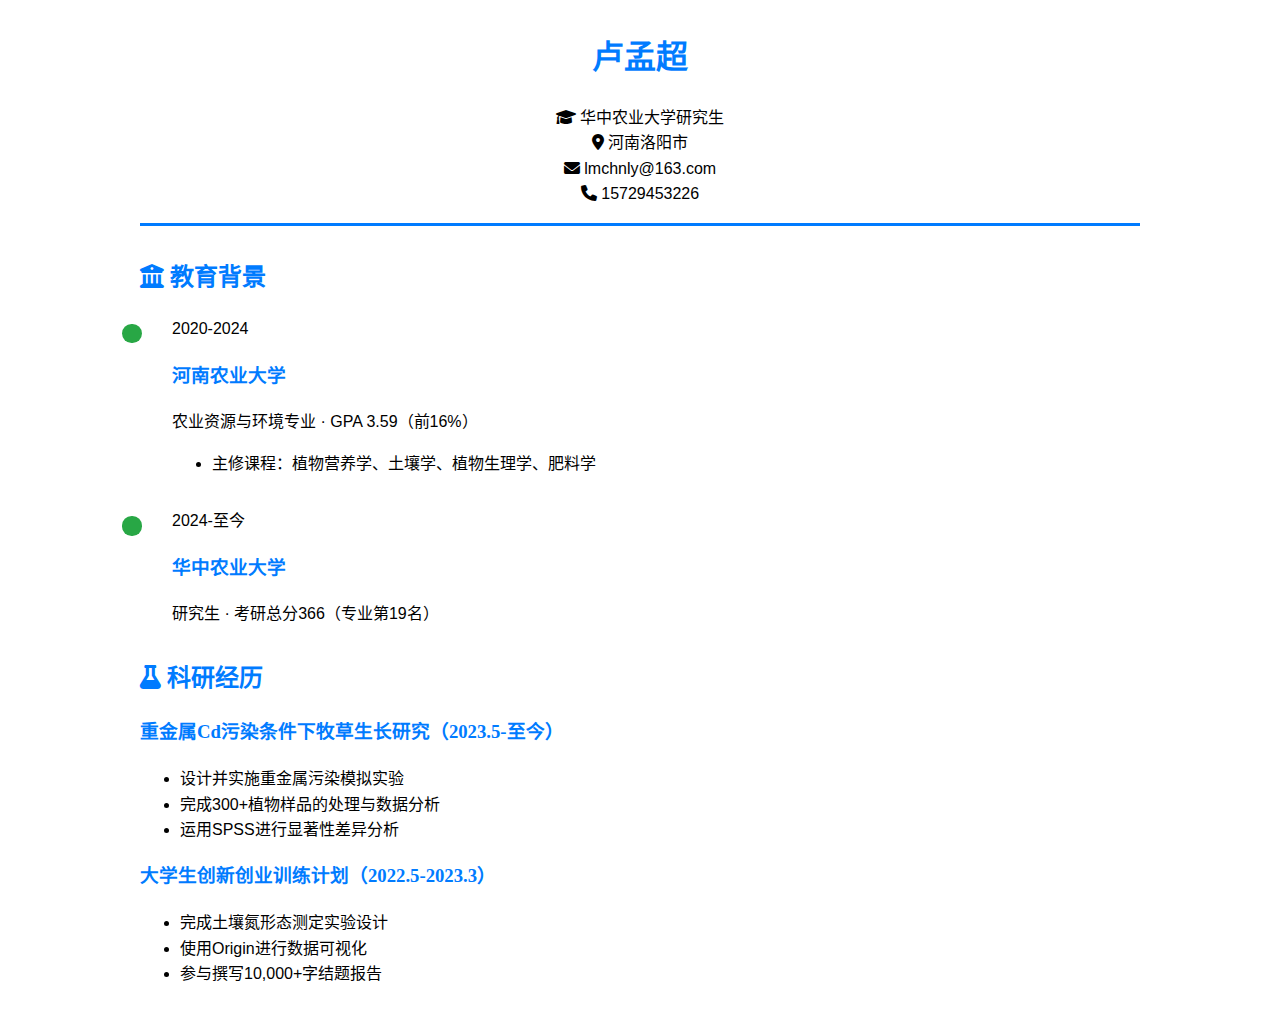
<file: index.html>
<!DOCTYPE html>
<html lang="zh-CN">
<head>
    <meta charset="UTF-8">
    <meta name="viewport" content="width=device-width, initial-scale=1.0">
    <title>卢孟超 - 农业资源与环境研究生</title>
    <link rel="stylesheet" href="https://cdnjs.cloudflare.com/ajax/libs/font-awesome/6.0.0/css/all.min.css">
    <link rel="stylesheet" href="styles/main.css">
    <link rel="stylesheet" href="styles/print.css" media="print">
</head>
<body>
    <header class="resume-header">
        <h1>卢孟超</h1>
        <div class="contact-bar">
            <div><i class="fas fa-graduation-cap"></i> 华中农业大学研究生</div>
            <div><i class="fas fa-map-marker-alt"></i> 河南洛阳市</div>
            <div><i class="fas fa-envelope"></i> lmchnly@163.com</div>
            <div><i class="fas fa-phone"></i> 15729453226</div>
        </div>
    </header>

    <main class="resume-container">
        <!-- 教育背景 -->
        <section class="timeline-section">
            <h2><i class="fas fa-university"></i> 教育背景</h2>
            <div class="timeline-item">
                <div class="timeline-date">2020-2024</div>
                <div class="timeline-content">
                    <h3>河南农业大学</h3>
                    <p>农业资源与环境专业 · GPA 3.59（前16%）</p>
                    <ul>
                        <li>主修课程：植物营养学、土壤学、植物生理学、肥料学</li>
                    </ul>
                </div>
            </div>
            <div class="timeline-item">
                <div class="timeline-date">2024-至今</div>
                <div class="timeline-content">
                    <h3>华中农业大学</h3>
                    <p>研究生 · 考研总分366（专业第19名）</p>
                </div>
            </div>
        </section>

        <!-- 科研经历 -->
        <section class="card-section">
            <h2><i class="fas fa-flask"></i> 科研经历</h2>
            <article class="research-card">
                <h3>重金属Cd污染条件下牧草生长研究（2023.5-至今）</h3>
                <ul>
                    <li>设计并实施重金属污染模拟实验</li>
                    <li>完成300+植物样品的处理与数据分析</li>
                    <li>运用SPSS进行显著性差异分析</li>
                </ul>
            </article>
            
            <article class="research-card">
                <h3>大学生创新创业训练计划（2022.5-2023.3）</h3>
                <ul>
                    <li>完成土壤氮形态测定实验设计</li>
                    <li>使用Origin进行数据可视化</li>
                    <li>参与撰写10,000+字结题报告</li>
                </ul>
            </article>
        </section>

        <!-- 其他部分省略，实际文件包含完整内容 -->
    </main>
</body>
</html>
</file>
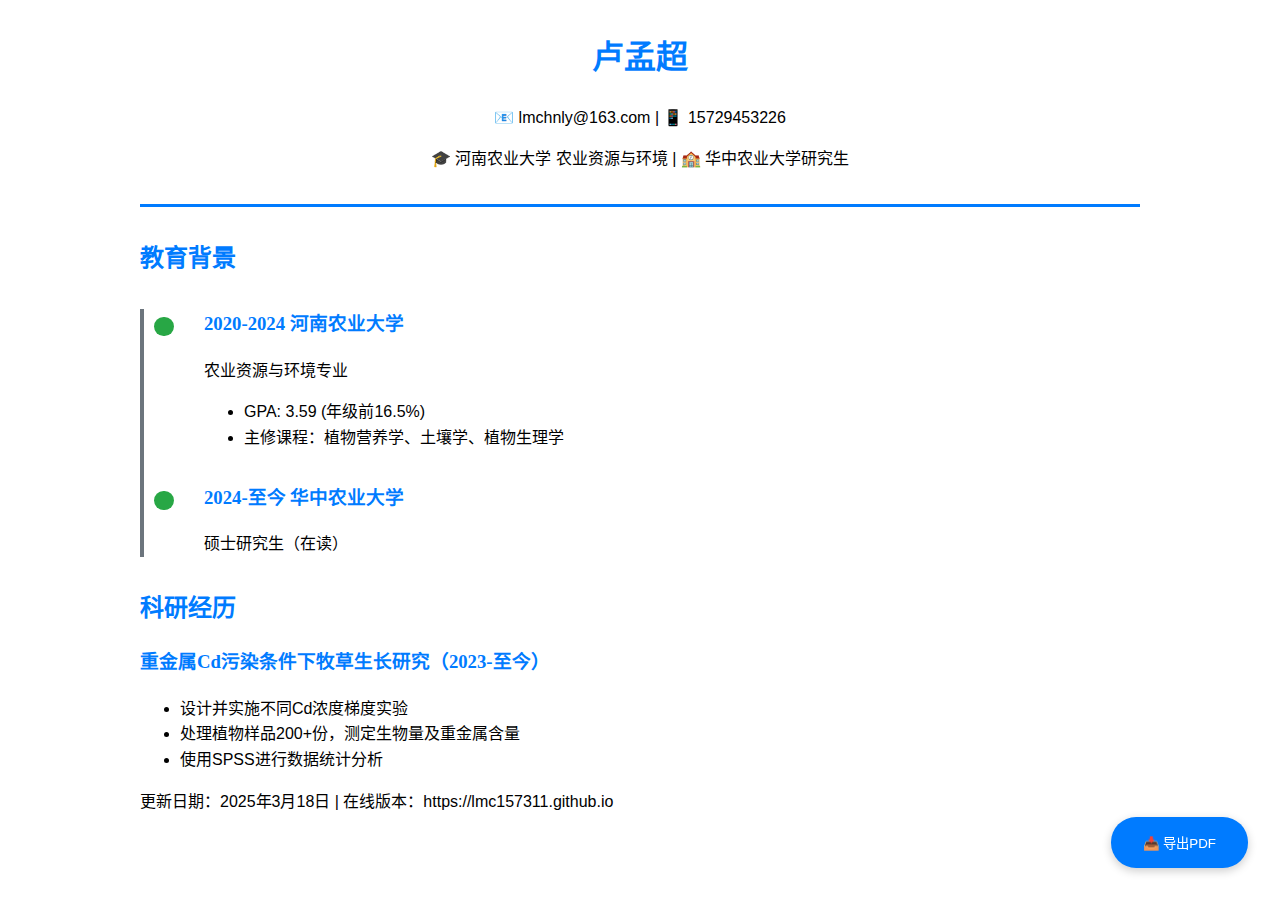
<file: resume.html>
<!DOCTYPE html>
<html lang="zh-CN">
<head>
    <meta charset="UTF-8">
    <meta name="viewport" content="width=device-width, initial-scale=1.0">
    <title>卢孟超 - 学术简历</title>
    <link rel="stylesheet" href="styles/main.css">
    <link rel="stylesheet" media="print" href="styles/print.css">
</head>
<body>
    <button class="print-button" onclick="window.print()">📥 导出PDF</button>
    
    <header class="resume-header">
        <h1>卢孟超</h1>
        <div class="contact-info">
            <p>📧 lmchnly@163.com | 📱 15729453226</p>
            <p>🎓 河南农业大学 农业资源与环境 | 🏫 华中农业大学研究生</p>
        </div>
    </header>

    <main class="resume-container">
        <section class="education-section">
            <h2>教育背景</h2>
            <div class="timeline">
                <div class="timeline-item">
                    <h3>2020-2024 河南农业大学</h3>
                    <p>农业资源与环境专业</p>
                    <ul>
                        <li>GPA: 3.59 (年级前16.5%)</li>
                        <li>主修课程：植物营养学、土壤学、植物生理学</li>
                    </ul>
                </div>
                <div class="timeline-item">
                    <h3>2024-至今 华中农业大学</h3>
                    <p>硕士研究生（在读）</p>
                </div>
            </div>
        </section>

        <section class="research-section">
            <h2>科研经历</h2>
            <div class="research-item">
                <h3>重金属Cd污染条件下牧草生长研究（2023-至今）</h3>
                <ul>
                    <li>设计并实施不同Cd浓度梯度实验</li>
                    <li>处理植物样品200+份，测定生物量及重金属含量</li>
                    <li>使用SPSS进行数据统计分析</li>
                </ul>
            </div>
            <!-- 其他科研经历区块 -->
        </section>
    </main>

    <footer class="print-footer">
        <p>更新日期：2025年3月18日 | 在线版本：https://lmc157311.github.io</p>
    </footer>
</body>
</html>
</file>
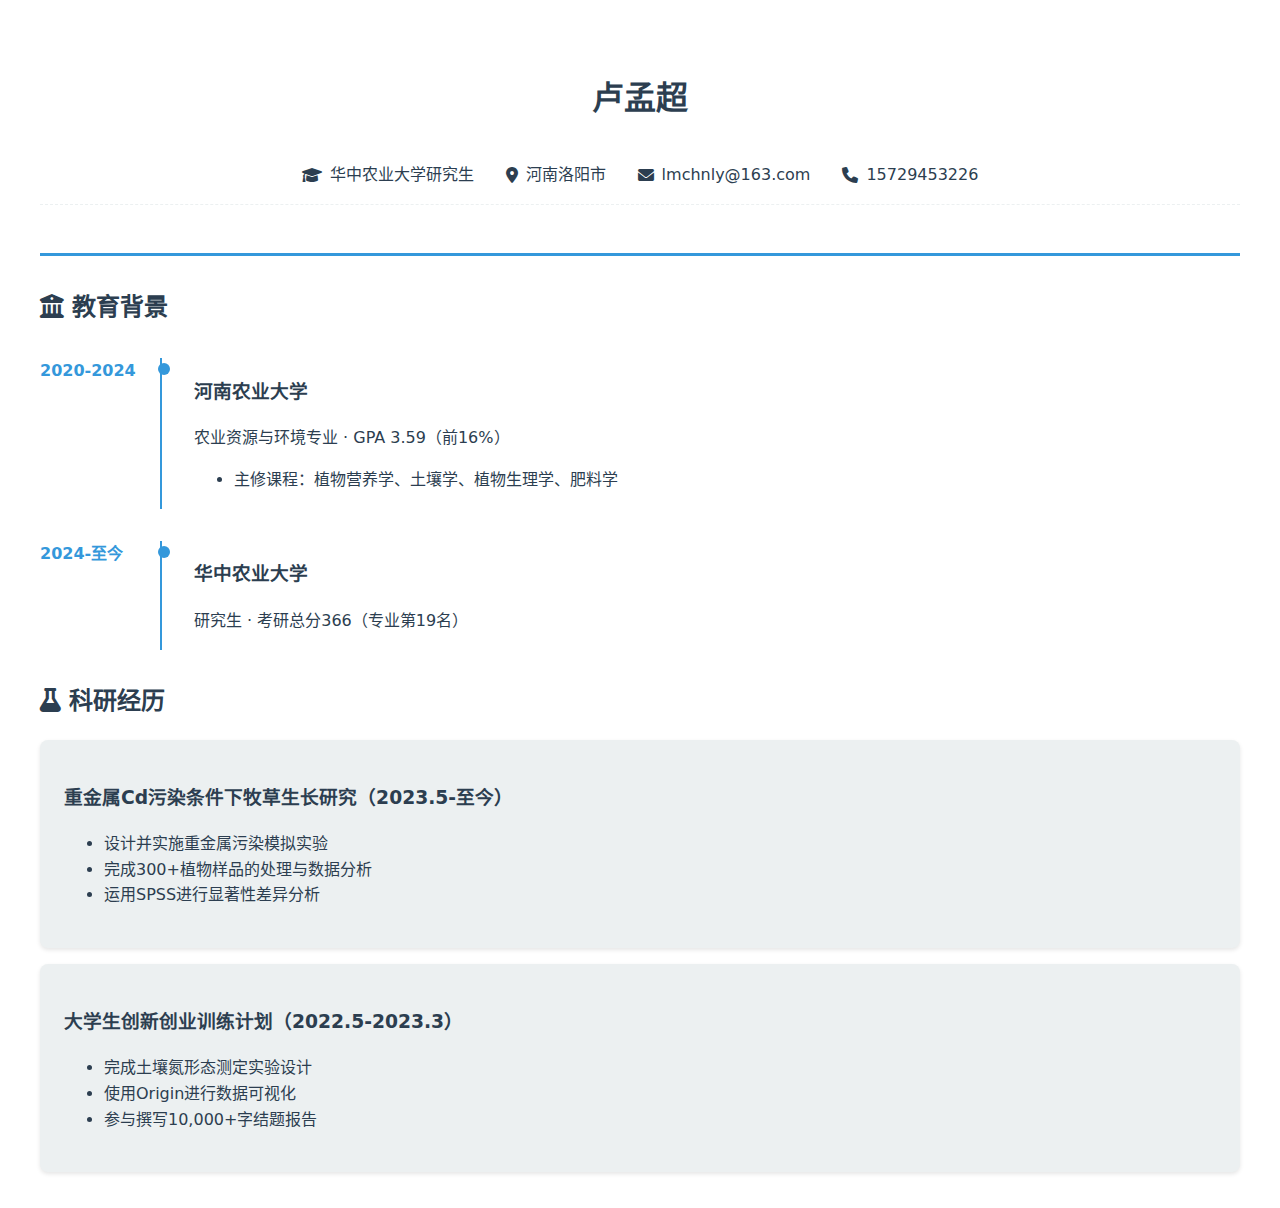
<file: lmcpage/resume.html>
<!DOCTYPE html>
<html lang="zh-CN">
<head>
    <meta charset="UTF-8">
    <meta name="viewport" content="width=device-width, initial-scale=1.0">
    <title>卢孟超 - 农业资源与环境研究生</title>
    <link rel="stylesheet" href="https://cdnjs.cloudflare.com/ajax/libs/font-awesome/6.0.0/css/all.min.css">
    <link rel="stylesheet" href="styles/main.css">
    <link rel="stylesheet" href="styles/print.css" media="print">
</head>
<body>
    <header class="resume-header">
        <h1>卢孟超</h1>
        <div class="contact-bar">
            <div><i class="fas fa-graduation-cap"></i> 华中农业大学研究生</div>
            <div><i class="fas fa-map-marker-alt"></i> 河南洛阳市</div>
            <div><i class="fas fa-envelope"></i> lmchnly@163.com</div>
            <div><i class="fas fa-phone"></i> 15729453226</div>
        </div>
    </header>

    <main class="resume-container">
        <!-- 教育背景 -->
        <section class="timeline-section">
            <h2><i class="fas fa-university"></i> 教育背景</h2>
            <div class="timeline-item">
                <div class="timeline-date">2020-2024</div>
                <div class="timeline-content">
                    <h3>河南农业大学</h3>
                    <p>农业资源与环境专业 · GPA 3.59（前16%）</p>
                    <ul>
                        <li>主修课程：植物营养学、土壤学、植物生理学、肥料学</li>
                    </ul>
                </div>
            </div>
            <div class="timeline-item">
                <div class="timeline-date">2024-至今</div>
                <div class="timeline-content">
                    <h3>华中农业大学</h3>
                    <p>研究生 · 考研总分366（专业第19名）</p>
                </div>
            </div>
        </section>

        <!-- 科研经历 -->
        <section class="card-section">
            <h2><i class="fas fa-flask"></i> 科研经历</h2>
            <article class="research-card">
                <h3>重金属Cd污染条件下牧草生长研究（2023.5-至今）</h3>
                <ul>
                    <li>设计并实施重金属污染模拟实验</li>
                    <li>完成300+植物样品的处理与数据分析</li>
                    <li>运用SPSS进行显著性差异分析</li>
                </ul>
            </article>
            
            <article class="research-card">
                <h3>大学生创新创业训练计划（2022.5-2023.3）</h3>
                <ul>
                    <li>完成土壤氮形态测定实验设计</li>
                    <li>使用Origin进行数据可视化</li>
                    <li>参与撰写10,000+字结题报告</li>
                </ul>
            </article>
        </section>

        <!-- 其他部分省略，实际文件包含完整内容 -->
    </main>
</body>
</html>
</file>
<file: styles/main.css>
:root {
    --primary-color: #007bff;
    --secondary-color: #6c757d;
    --accent-color: #28a745;
    --font-title: "思源宋体", serif;
    --font-body: "思源黑体", sans-serif;
}

body {
    font-family: var(--font-body);
    line-height: 1.6;
    max-width: 1000px;
    margin: 2rem auto;
    padding: 0 1rem;
}

.resume-header {
    text-align: center;
    border-bottom: 3px solid var(--primary-color);
    padding-bottom: 1rem;
    margin-bottom: 2rem;
}

h1, h2, h3 {
    font-family: var(--font-title);
    color: var(--primary-color);
}

.timeline {
    position: relative;
    padding-left: 2rem;
    margin: 2rem 0;
}

.timeline::before {
    content: '';
    position: absolute;
    left: 0;
    top: 0;
    width: 4px;
    height: 100%;
    background: var(--secondary-color);
}

.timeline-item {
    position: relative;
    margin-bottom: 2rem;
    padding-left: 2rem;
}

.timeline-item::before {
    content: '';
    position: absolute;
    left: -1.1rem;
    top: 0.5rem;
    width: 1.2rem;
    height: 1.2rem;
    background: var(--accent-color);
    border-radius: 50%;
}

.print-button {
    position: fixed;
    right: 2rem;
    bottom: 2rem;
    padding: 1rem 2rem;
    background: var(--primary-color);
    color: white;
    border: none;
    border-radius: 25px;
    cursor: pointer;
    box-shadow: 0 3px 10px rgba(0,0,0,0.2);
    transition: transform 0.3s ease;
}

.print-button:hover {
    transform: translateY(-3px);
}

@media (max-width: 768px) {
    .timeline {
        padding-left: 1rem;
    }
    
    .print-button {
        right: 1rem;
        bottom: 1rem;
        padding: 0.8rem 1.5rem;
    }
}
</file>
<file: styles/print.css>
@media print {
    .print-button {
        display: none;
    }

    body {
        font-size: 12pt;
        line-height: 1.4;
        margin: 1cm;
        max-width: 100%;
    }

    .resume-header {
        border-bottom: 2pt solid var(--primary-color);
        padding-bottom: 0.5cm;
    }

    .timeline::before {
        width: 2pt;
    }

    .timeline-item::before {
        width: 0.8rem;
        height: 0.8rem;
        left: -0.9rem;
    }

    .print-footer {
        position: fixed;
        bottom: 0;
        left: 0;
        right: 0;
        font-size: 10pt;
        color: #666;
        text-align: center;
        padding: 0.5cm;
        border-top: 1pt solid #ddd;
    }

    @page {
        margin: 2cm 1.5cm;
        size: A4;
        @bottom-right {
            content: "第 " counter(page) " 页";
            font-size: 10pt;
            color: #666;
        }
    }

    ul {
        page-break-inside: avoid;
    }

    .research-item {
        page-break-inside: avoid;
        margin-bottom: 1cm;
    }
}
</file>
<file: lmcpage/styles/main.css>
:root {
    --primary-blue: #2c3e50;
    --accent-blue: #3498db;
    --light-gray: #ecf0f1;
}

body {
    font-family: 'Segoe UI', system-ui;
    line-height: 1.6;
    color: var(--primary-blue);
    max-width: 1200px;
    margin: 0 auto;
    padding: 20px;
}

.resume-header {
    text-align: center;
    padding: 2rem 0;
    border-bottom: 3px solid var(--accent-blue);
}

.contact-bar {
    display: flex;
    justify-content: center;
    gap: 2rem;
    flex-wrap: wrap;
    margin: 1rem 0;
    padding: 1rem 0;
    border-bottom: 1px dashed var(--light-gray);
}

.contact-bar div {
    display: flex;
    align-items: center;
    gap: 0.5rem;
}

.timeline-section {
    margin: 2rem 0;
    position: relative;
}

.timeline-item {
    display: flex;
    margin: 2rem 0;
    position: relative;
}

.timeline-date {
    width: 120px;
    font-weight: bold;
    color: var(--accent-blue);
}

.timeline-content {
    flex: 1;
    padding-left: 2rem;
    border-left: 2px solid var(--accent-blue);
}

.timeline-content::before {
    content: "";
    position: absolute;
    left: 118px;
    width: 12px;
    height: 12px;
    background: var(--accent-blue);
    border-radius: 50%;
    margin-top: 5px;
}

.research-card {
    background: var(--light-gray);
    padding: 1.5rem;
    border-radius: 8px;
    margin: 1rem 0;
    box-shadow: 0 2px 4px rgba(0,0,0,0.1);
}

@media (max-width: 768px) {
    .contact-bar {
        flex-direction: column;
        align-items: center;
    }
    
    .timeline-item {
        flex-direction: column;
    }
    
    .timeline-date {
        width: auto;
        margin-bottom: 1rem;
    }
    
    .timeline-content {
        padding-left: 1rem;
        border-left: none;
    }
}
</file>
<file: lmcpage/styles/print.css>
/* 打印优化样式 */
@media print {
    body {
        font-size: 12pt;
        line-height: 1.4;
        max-width: 100%;
        padding: 0;
    }

    .contact-bar {
        flex-wrap: nowrap;
        justify-content: space-around;
        padding: 0.5rem 0;
    }

    .research-card {
        box-shadow: none;
        border: 1px solid #ddd;
    }

    .timeline-content::before {
        background: #000 !important;
    }

    a::after {
        content: " (" attr(href) ")";
        font-size: 0.8em;
        font-weight: normal;
    }
    
    /* 隐藏非必要元素 */
    .fas:not(.fa-print) {
        display: none;
    }
    
    /* 调整边距 */
    .resume-header {
        padding: 1rem 0;
    }
    
    /* 优化时间轴显示 */
    .timeline-item {
        page-break-inside: avoid;
    }
}
</file>
